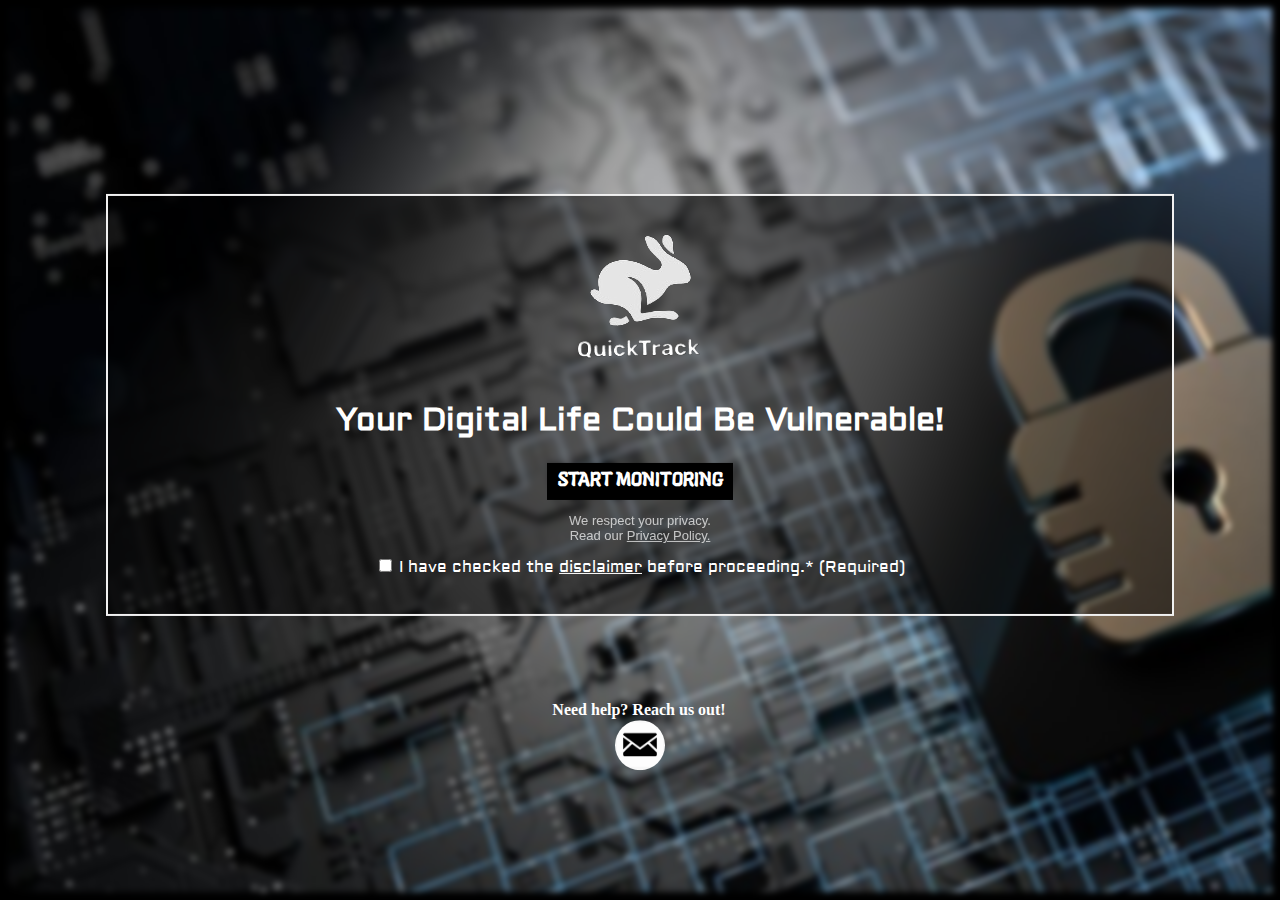
<file: frontend/index.html>
<html>
    <head>
        <title>QuickTrack | Home</title>
        <link rel="icon" type="image/x-icon" href="assets/faviconlogo.jpeg">
        <link rel="stylesheet" href="stylesheet.css">
        <!--Page body-->
        <link rel="preconnect" href="https://fonts.gstatic.com" crossorigin>
        <link href="https://fonts.googleapis.com/css2?family=Aldrich&display=swap" rel="stylesheet">
        <link rel="preconnect" href="https://fonts.googleapis.com">
        
        <!--Button-->
        <link rel="preconnect" href="https://fonts.googleapis.com">
        <link rel="preconnect" href="https://fonts.gstatic.com" crossorigin>
        <link href="https://fonts.googleapis.com/css2?family=Langar&display=swap" rel="stylesheet">
    </head>
    <body>
        <div class="bg-image">
        </div>
        <div class="bg-index">
            <img src="assets/logonikbrab.jpeg" alt="logo">
            <h1 class="ind-head">Your Digital Life Could Be Vulnerable!</h1>
            <form action="./monitor/">
           <button class="bt-index but">START MONITORING</button>
            <p class="privacy-policy-in-index">We respect your privacy.<br>
                Read our <a href="policy.html" target="_blank" class="ppol">Privacy Policy.</a>
            </p>
                <input class="disclaimer" type="checkbox" id="disclaimer"></input>
                <label class="disclaimer" for="disclaimer"> I have checked the <a href="disclaimer.html" class="dis-link">disclaimer</a> before proceeding.* (Required)</label><br>
            </form>
        </div>
        <div class="Email">
            <p class="help-need">Need help? Reach us out!</p>
            <a href="mailto:support@quicktrack.dev" target="_blank">
                <img src="./assets/email_logo.jpeg" alt="Contact Email" class="Email">
            </a>
        </div>

        <script>
            document.getElementById("disclaimer").required = true;
        </script>
    </body>
</html>
</file>
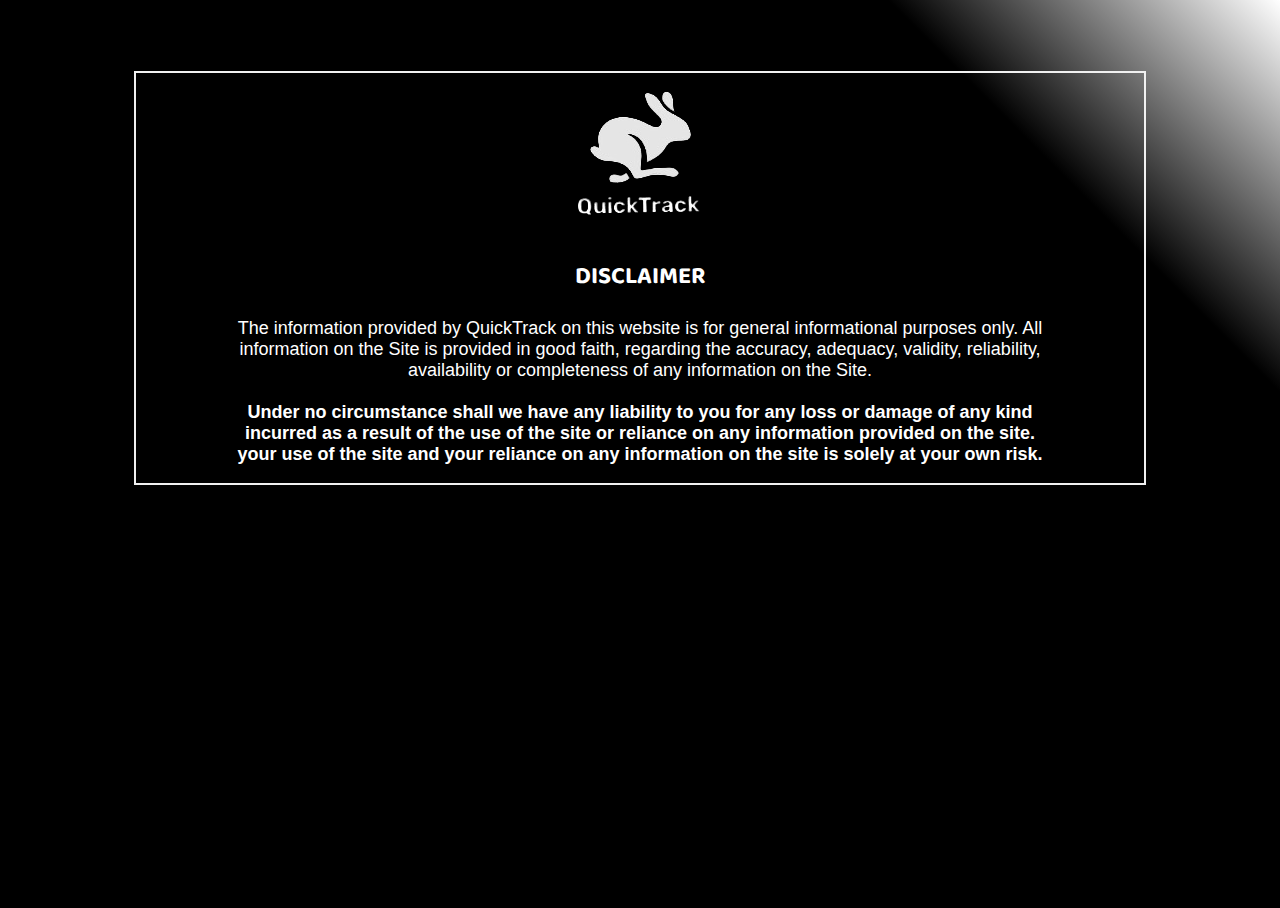
<file: frontend/disclaimer.html>
<html>
    <head>
        <title>QuickTrack | Disclaimer</title>
        <link rel="icon" type="image/x-icon" href="assets/faviconlogo.jpeg">
        <link rel="stylesheet" href="stylesheet.css">
        <link rel="preconnect" href="https://fonts.googleapis.com">
        <link rel="preconnect" href="https://fonts.googleapis.com">
        <link rel="preconnect" href="https://fonts.gstatic.com" crossorigin>
        <link href="https://fonts.googleapis.com/css2?family=Baloo+Paaji+2&display=swap" rel="stylesheet">
        <!-- <link rel="stylesheet" href="//use.fontawesome.com/releases/v5.0.7/css/all.css"> -->
    </head>
    <body class="dis-body">
        <!-- <div class="bg-image">
        </div> -->
        <div class="dis-container">
            
            <div class="dis">
                <a href="./">
                <img src="assets/logonikbrab.jpeg" alt="logo" class="dis-img">
                </a>
                <h2 class="dis-head">DISCLAIMER</h2>
                <!-- <h3>WEBSITE DISCLAIMER</h3> -->
                <p class="dis-p">The information provided by QuickTrack on this website is for general informational purposes only. All information on the Site is provided in good faith, regarding the accuracy, adequacy, validity, reliability, availability or completeness of any information on the Site.
                <br><br>
                <b>Under no circumstance shall we have any liability to you for any loss or damage of any kind incurred as a result of the use of the site or reliance on any information provided on the site. your use of the site and your reliance on any information on the site is solely at your own risk.</b></p>
            </div>
        </div>
    </body>
</html>
</file>
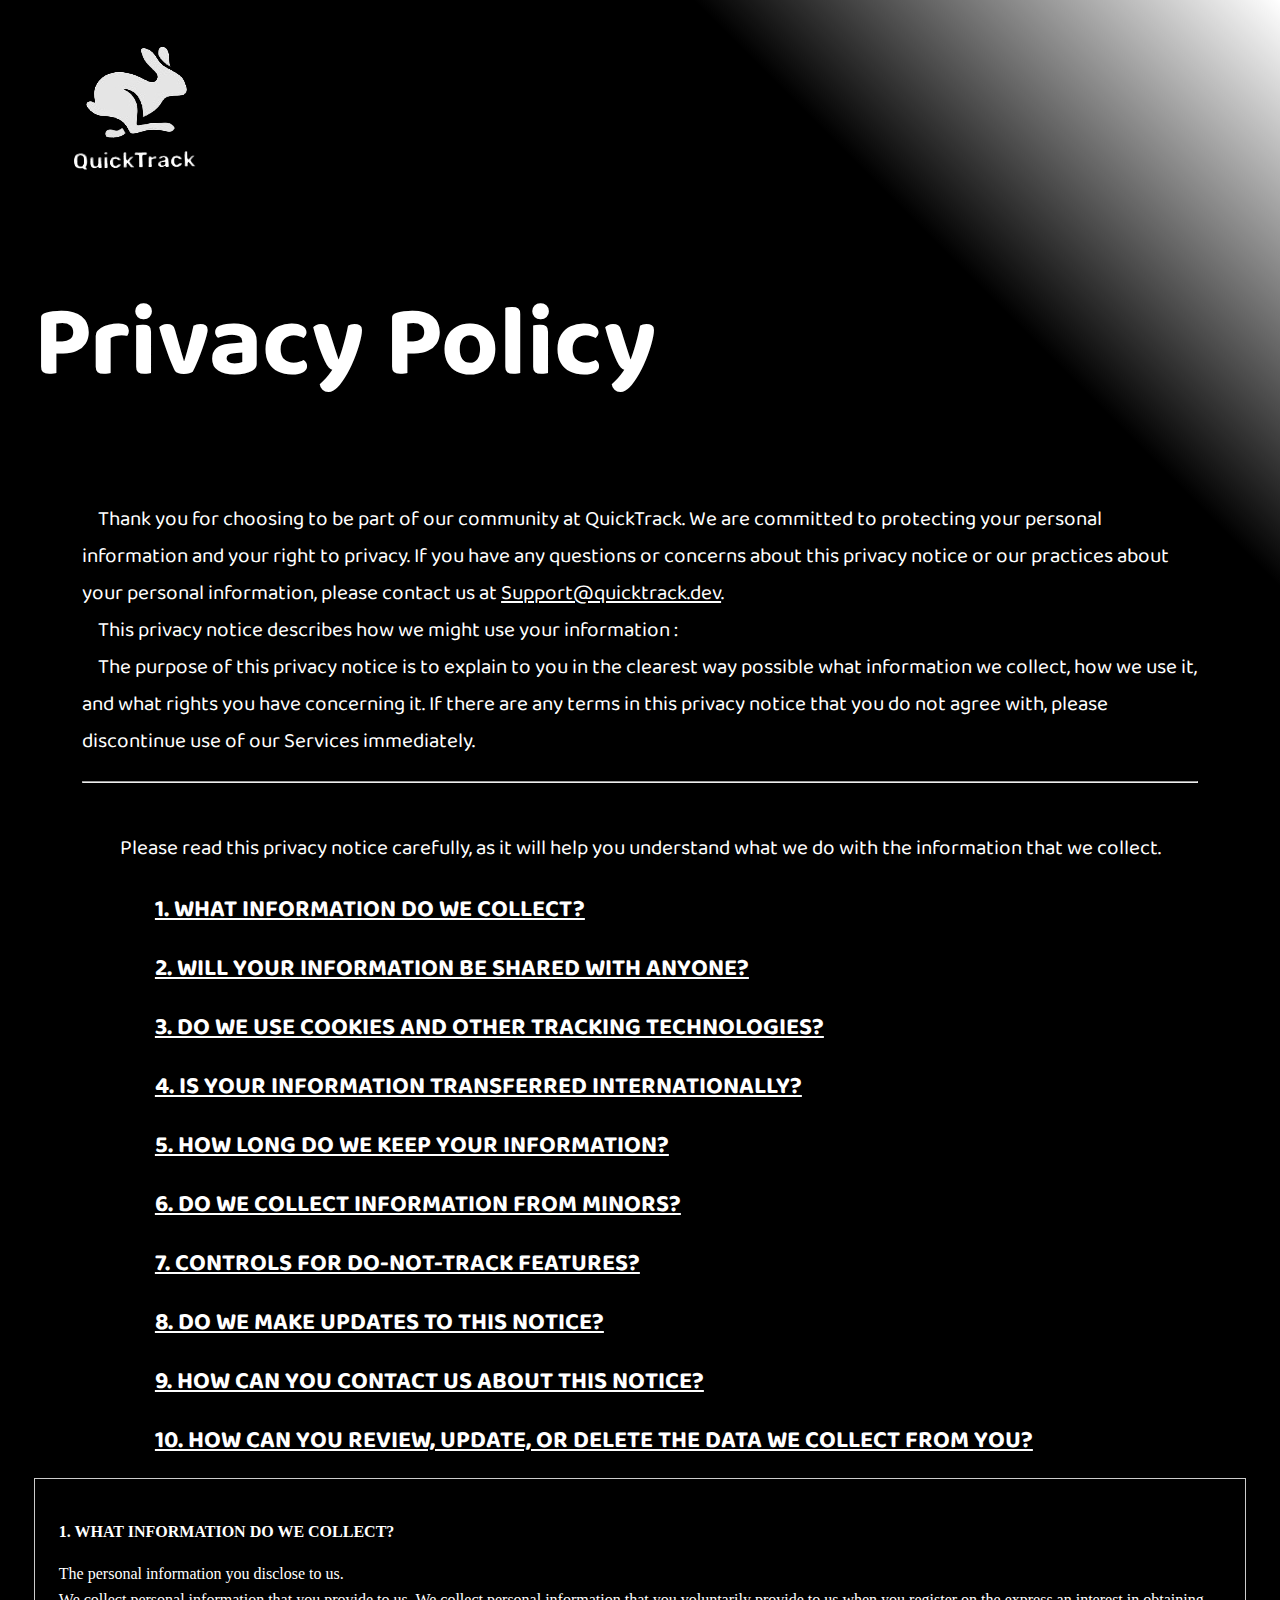
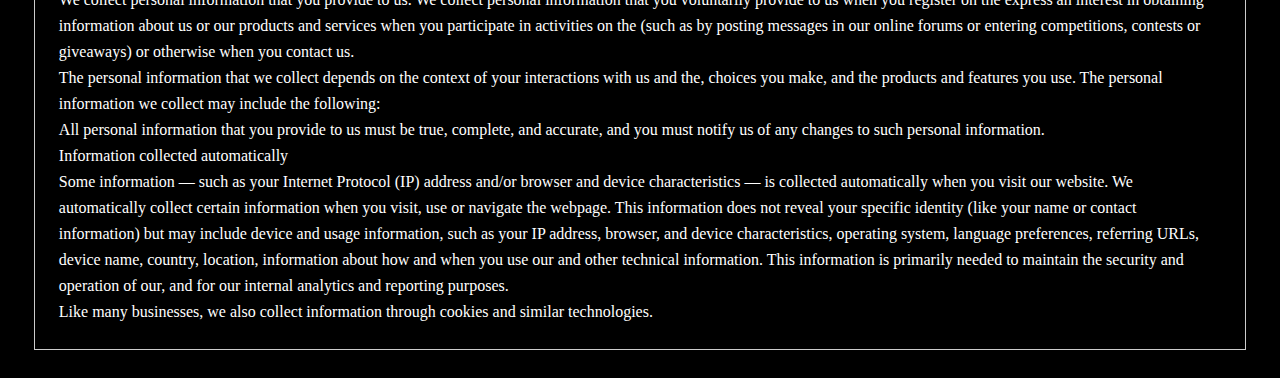
<file: frontend/policy.html>
<html>
    <head>
        <title>QuickTrack | Privacy Policy</title>
        <link rel="icon" type="image/x-icon" href="assets/faviconlogo.jpeg">
        <link rel="stylesheet" href="stylesheet.css">
        <link rel="preconnect" href="https://fonts.gstatic.com" crossorigin>
<link href="https://fonts.googleapis.com/css2?family=Baloo+Paaji+2&display=swap" rel="stylesheet">
    </head>
    <body class="privpolicy">
        <!-- <img src="./assets/final.gif" alt="logo" class="gf"> -->
        <a href="./">
        <img src="./assets/logonikbrab.jpeg" alt="logo" >
        </a>
        <h1 class="privacy">Privacy Policy</h1>
        <div class="policy">
            <p>&nbsp;&nbsp;&nbsp;&nbsp;Thank you for choosing to be part of our community at QuickTrack. We are committed to protecting your personal information and your right to privacy. If you have any questions or concerns about this privacy notice or our practices about your personal information, please contact us at <a href="mailto:support@quicktrack.dev" class="dis-link" target="_blank">Support@quicktrack.dev</a>.
            <br>&nbsp;&nbsp;&nbsp;&nbsp;This privacy notice describes how we might use your information :
            <!-- <br>&nbsp;&nbsp;&nbsp;&nbsp;In this privacy notice, if we refer to: -->
            <br>&nbsp;&nbsp;&nbsp;&nbsp;The purpose of this privacy notice is to explain to you in the clearest way possible what information we collect, how we use it, and what rights you have concerning it. If there are any terms in this privacy notice that you do not agree with, please discontinue use of our Services immediately.
            <hr>
            <br><center>Please read this privacy notice carefully, as it will help you understand what we do with the information that we collect.</center></p>
        </div>
        <div class="container">
            <p><a href="#section1" class="link-section">1. WHAT INFORMATION DO WE COLLECT? </a></p>
            <p><a href="#section2" class="link-section">2. WILL YOUR INFORMATION BE SHARED WITH ANYONE? </a></p>
            <p><a href="#section3" class="link-section">3. DO WE USE COOKIES AND OTHER TRACKING TECHNOLOGIES? </a></p>
            <p><a href="#section4" class="link-section">4. IS YOUR INFORMATION TRANSFERRED INTERNATIONALLY? </a></p>
            <p><a href="#section5" class="link-section">5. HOW LONG DO WE KEEP YOUR INFORMATION? </a></p>
            <p><a href="#section6" class="link-section">6. DO WE COLLECT INFORMATION FROM MINORS? </a></p>
            <p><a href="#section7" class="link-section">7. CONTROLS FOR DO-NOT-TRACK FEATURES? </a></p>
            <p><a href="#section8" class="link-section">8. DO WE MAKE UPDATES TO THIS NOTICE? </a></p>
            <p><a href="#section9" class="link-section">9. HOW CAN YOU CONTACT US ABOUT THIS NOTICE? </a></p>
            <p><a href="#section10" class="link-section">10. HOW CAN YOU REVIEW, UPDATE, OR DELETE THE DATA WE COLLECT FROM YOU? </a></p>
        </div>
        <div class="policybox">

            <p id="section1" class="Q">1. WHAT INFORMATION DO WE COLLECT?</p>

            <p class="Ans">The personal information you disclose to us.<br>
            We collect personal information that you provide to us. We collect personal information that you voluntarily provide to us when you register on the express an interest in obtaining information about us or our products and services when you participate in activities on the (such as by posting messages in our online forums or entering competitions, contests or giveaways) or otherwise when you contact us.<br>
            The personal information that we collect depends on the context of your interactions with us and the, choices you make, and the products and features you use. The personal information we collect may include the following:<br>
            All personal information that you provide to us must be true, complete, and accurate, and you must notify us of any changes to such personal information.<br>
            Information collected automatically<br>
            Some information — such as your Internet Protocol (IP) address and/or browser and device characteristics — is collected automatically when you visit our website.
            We automatically collect certain information when you visit, use or navigate the webpage. This information does not reveal your specific identity (like your name or contact information) but may include device and usage information, such as your IP address, browser, and device characteristics, operating system, language preferences, referring URLs, device name, country, location, information about how and when you use our and other technical information. This information is primarily needed to maintain the security and operation of our, and for our internal analytics and reporting purposes.<br>
            Like many businesses, we also collect information through cookies and similar technologies.</p>
            <br>

            <p class="Q" id="section2">2. WILL YOUR INFORMATION BE SHARED WITH ANYONE?</p>

            <p class="Ans"> We only share information with your consent, to comply with laws, to provide you with services, to protect your rights, or to fulfill business obligations.<br>
            We may process or share your data that we hold based on the following legal basis:<br>
            More specifically, we may need to process your data or share your personal information in the following situations:<br>
            Business Transfers -  We may share or transfer your information in connection with, or during negotiations of, any merger, sale of company assets, financing, or acquisition of all or a portion of our business to another company.<br>
            Affiliates -  We may share your information with our affiliates, in which case we will require those affiliates to honor this privacy notice. Affiliates include our parent company and any subsidiaries, joint venture partners, or other companies that we control or that are under common control with us.<br>
            Business Partners. We may share your information with our business partners to offer you certain products, services, or promotions.<br>
            Other Users -  When you share personal information or otherwise interact with public areas such personal information may be viewed by all users and may be publicly made available outside the in perpetuity. If you interact with other users of our and register for our through a social network (such as Facebook), your contacts on the social network will see your name, profile photo, and descriptions of your activity. Similarly, other users will be able to view descriptions of your activity, communicate with you within our, and view your profile.</p>
            <br>

            <p class="Q" id="section3">3. DO WE USE COOKIES AND OTHER TRACKING TECHNOLOGIES?</p>

            <p class="Ans"> We may use cookies and other tracking technologies to collect and store your information.<br>
            We may use cookies to access or store information. Our Cookie Notice sets out specific information about how we use such technologies and how you can refuse certain cookies.</p>
            <br>

            <p class="Q" id="section4">4. IS YOUR INFORMATION TRANSFERRED INTERNATIONALLY?</p>

            </p class="Ans">We may transfer, store, and process your information in countries other than your own.<br>
            Our servers are located in. If you are accessing our from outside, please be aware that your information may be transferred to, stored, and processed by us in our facilities and by those third parties with whom we may share your personal information (see "WILL YOUR INFORMATION BE SHARED WITH ANYONE?" above), in and other countries.<br>
            If you are a resident in the European Economic Area (EEA) or United Kingdom (UK), then these countries may not necessarily have data protection laws or other similar laws as comprehensive as those in your country. We will however take all necessary measures to protect your personal information under this privacy notice and applicable law.</p>
            <br>

            <p class="Q" id="section5">5. HOW LONG DO WE KEEP YOUR INFORMATION?</p>

            <p class="Ans">We keep your information for as long as necessary to fulfill the purposes outlined in this privacy notice unless otherwise required by law.<br>
            We will only keep your personal information for as long as it is necessary for the purposes set out in this privacy notice unless a longer retention period is required or permitted by law (such as tax, accounting, or other legal requirements). No purpose in this notice will require us to keep your personal information for longer than one day.<br>
            When we have no ongoing legitimate business need to process your personal information, we will either delete or anonymize such information or, if this is not possible (for example, because your personal information has been stored in backup archives), then we will securely store your personal information and isolate it from any further processing until deletion is possible.</p>
            <br>

            <p class="Q" id="section6">6. DO WE COLLECT INFORMATION FROM MINORS?</p>

            <p class="Ans"> We do not knowingly collect data from or market to children under 18 years of age.<br>
            We do not knowingly solicit data from or market to children under 18 years of age. By using the, you represent that you are at least 18 or that you are the parent or guardian of such a minor and consent to such minor dependent’s use of the. If we learn that personal information from users less than 18 years of age has been collected, we will deactivate the account and take reasonable measures to promptly delete such data from our records. If you become aware of any data we may have collected from children under age 18, please contact us at Support@quicktrack.dev.</p>
            <br>

            <p class="Q" id="section7">7. CONTROLS FOR DO-NOT-TRACK FEATURES</p>

            <p class="Ans">Most web browsers and some mobile operating systems and mobile applications include a Do-Not-Track ("DNT") feature or setting you can activate to signal your privacy preference not to have data about your online browsing activities monitored and collected. At this stage, no uniform technology standard for recognizing and implementing DNT signals has been finalized. As such, we do not currently respond to DNT browser signals or any other mechanism that automatically communicates your choice not to be tracked online. If a standard for online tracking is adopted that we must follow in the future, we will inform you about that practice in a revised version of this privacy notice. </p>
            <br>


            <p class="Q" id="section8">8. DO WE MAKE UPDATES TO THIS NOTICE?</p>

            <p class="Ans">Yes, we will update this notice as necessary to stay compliant with relevant laws.<br>
            We may update this privacy notice from time to time. The updated version will be indicated by an updated "Revised" date and the updated version will be effective as soon as it is accessible. If we make material changes to this privacy notice, we may notify you either by prominently posting a notice of such changes or by directly sending you a notification. We encourage you to review this privacy notice frequently to be informed of how we are protecting your information.</p>
            <br>

            <p class="Q" id="section9">9. HOW CAN YOU CONTACT US ABOUT THIS NOTICE?</p>

            <p class="Ans">If you have questions or comments about this notice, you may email us at Support@quicktrack.dev.</p>
            <br>

            <p class="Q" id="section10">10. HOW CAN YOU REVIEW, UPDATE, OR DELETE THE DATA WE COLLECT FROM YOU?</p>

            <p class="Ans">Based on the applicable laws of your country, you may have the right to request access to the personal information we collect from you, change that information, or delete it in some circumstances. To request to review, update, or delete your personal information, please submit a request form by clicking here.</p>
            <br>
        </div>
    </body>
</html>
</file>
<file: frontend/stylesheet.css>
body {
    background-color: black;
}

/* Index page */
.bg-image {
    background-image: url(../frontend/assets/nikback.jpg);
    filter: blur(0px);
    -webkit-filter: blur(3px);
    background-repeat: no-repeat;
    background-attachment: fixed;
    height: 100%;
    background-size: cover;
}

.bg-text {
    background-color: rgb(0,0,0); /* Fallback color */
    background-color: rgba(0,0,0, 0.5); /* Black w/opacity/see-through */
    color: white;
    border: 2px solid #f1f1f1;
    position: absolute;
    top: 50%;
    left: 50%;
    transform: translate(-50%, -50%);
    z-index: 3;
    width: 80%;
    padding: 20px;
    text-align: center;
}

.bg-index {
    background-color: rgb(0,0,0); /* Fallback color */
    background-color: rgba(0,0,0, 0.5); /* Black w/opacity/see-through */
    color: white;
    border: 2px solid #f1f1f1;
    position: absolute;
    top: 50%;
    left: 50%;
    transform: translate(-50%, -50%);
    z-index: 3;
    width: 80%;
    padding: 20px;
    text-align: center;
}

.but {
    font-family: 'Langar', cursive;
    font-weight: bold;
}

.ind-head {
    font-family: 'Aldrich', sans-serif;
}

.bt-index {
    width: auto;
    height:auto;
    background-color: black;
    color: white;
    padding: 0.5% 1%;
    border: none;
    font-size: 120%;
    cursor: pointer;
    transition-duration: 0.4s;
}

button:hover {
    background-color: #e7e7e7;
    color: black;
    box-shadow: 0 12px 16px 0 rgba(0,0,0,0.24), 0 17px 50px 0 rgba(0,0,0,0.19);
}

.privacy-policy-in-index {
    font-family: Arial, Helvetica, sans-serif;
    font-size: small;
    opacity: 0.7;
}

.disclaimer {
    font-family: 'Aldrich', sans-serif;
}

.ppol {
    text-decoration: underline;
    color: white;
}

h1 {
    padding-top: -20px;
}

.Email {
    border-radius: 50%;
    position: absolute;
    top: 70%;
    left: 50%;
    transform: translate(-50%, 4%);
    z-index: 2;
    padding: 20px;
    text-align: center;
    width: 50px;
    height: 50px;
}


.help-need {
    font-family:Cambria, Cochin, Georgia, Times, 'Times New Roman', serif;
    color: white;
    width: 200px;
    transform: translate(-40%, 20%);
    font-weight: bold;
    padding: 20px;
}


/* policy.html */
.privpolicy {
    padding: 20px 2%;
    color: white;
    background-color: black;
    background-image: linear-gradient(225deg, white 0%, black 18%);
    font-family: 'Baloo Paaji 2', cursive;
}

.privacy {
    font-size: 100px;
    
}

.policy {
    font-size: 130%;
    padding: 0 4%;
}

.container {
    padding: 0 10%;
}

.link-section {
    font-weight: bold;
    font-size: 150%;
    color: white;
}

.policybox {
    padding: 2%;
    height:50%;
    width:auto;
    border:1px solid #ccc;
    font:16px/26px Georgia, Garamond, Serif;
    overflow:auto;
}

.Q {
    font-weight: bold;
    font-size: 100%;
}


.Ans {
    font-size: 100%;
}


/* Disclaimer Page  */
.dis-body {
    background-color: black;
    background-image: linear-gradient(225deg, white 0%, black 18%);
    position: absolute;
    background-repeat: no-repeat;
    background-attachment: fixed;
    height: 100%;
    background-size: cover;

}
.dis-container {
    font-family: 'Baloo Paaji 2', cursive;
    width: auto;
    padding: 10% 10%;
    color: white; 
}
.dis {
    text-align: center;
    color: white;
    border: 2px solid #f1f1f1;
}
.dis-img {
    position: center;
}
.dis-head {
    text-align: center;
}
.dis-p {
    font-family: Arial, Helvetica, sans-serif;
    padding: 0 10%;
    font-size: large;
}
.dis-link {
    color: white;
}


/* monitor page  */
.webtitle {
    font-family: 'Aldrich', sans-serif;
}

input[type=email] {
    color: black;
    width: 200px;
    padding: 10px 18px;
    margin: 6px 0;
    box-sizing: border-box;
    border: none;
    box-shadow: 0 8px 16px 0 rgba(0,0,0,0.2), 0 6px 20px 0 rgba(0,0,0,0.19); 
}

input[type=text] {
    width: 200px;
    color:black;
    padding: 10px 18px;
    margin: 6px 0;
    box-sizing: border-box;
    border-color: none;
    border: none;
    box-shadow: 0 8px 16px 0 rgba(0,0,0,0.2), 0 6px 20px 0 rgba(0,0,0,0.19);
}

input[type=submit] {
    width: auto;
    height:auto;
    background-color: black;
    color: white;
    padding: 0.5% 1%;
    border: none;
    font-size: 135%;
    cursor: pointer;
    transition-duration: 0.4s;
}

input:hover {
    background-color: #e7e7e7;
    color: black;
    border: none;
    box-shadow: 0 12px 16px 0 rgba(0,0,0,0.24), 0 17px 50px 0 rgba(0,0,0,0.19);
}
.or {
    font-family: 'Aldrich', sans-serif;
}

.bt-monitor {
    height:auto;
    width: auto;
    background-color: black;
    color: white;
    padding: 0.5% 1%;
    border: none;
    font-size: 135%;
    cursor: pointer;
    transition-duration: 0.4s;
}

.alert {
    padding: 1% 2%;
    margin: 0.5% 2%;
    font-family: Arial, Helvetica, sans-serif;
}

/* MonitorMe Page */
@media (min-width:1024px) {
    .bg-index {
        top: 45%;
    }
    .bg-text {
        top: 55%;
    }
    /* Disclaimer */
    .dis-container {
        padding: 5% 10%;
        margin: auto;
        width: auto;
        color: white; 
    }
}

@media (min-width: 769px) and (max-width: 992px) {
   /* index page  */
    img {
        width: 250px;
        height: 200px;
    }

    h1 {
        font-size: 42px;
    }

    .bt-index {
        width: auto;
        font-size: 25px;
        background-color: #c0c0c0;
        color: black;
    }

    button:hover {
        background-color: black;
        color: white;
    }

    .privacy-policy-in-index {
        font-size: 15px;
        
    }

    .disclaimer {
        font-size: 20px;
    }

    .Email {
        top: 77%;
        left: 50%;
        transform: translate(-50%, 0%);
    }

    .help-need {
        transform: translate(-40%, 14%);
    }

    .link-section {
        font-weight: bold;
        font-size: 180%;
        color: white;
    }



    /* Monitor page  */
    .webtitle {
        font-size: 50px;
    }
    input[type=email] {
        width: auto;
        font-size: 20px;
    }
    
    input[type=text] {
        width: auto;
        font-size: 20px;
    }
    
    input[type=submit] {
        width: auto;
        font-size: 30px;
        background-color: #c0c0c0; /* Silver */
        color: black;
    }

    input:hover {
        background-color: black;
        color: white;
    }
    
    .bt-monitor {
        width: auto;
        font-size: 30px;
        background-color: #c0c0c0; /* Silver */
        color: black;
    }
    h4 {
        font-size: 22px;
    }

    /* MonitorMe Page */
    .alert {
        font-size: 150%;
    }
  }
   
@media (max-width: 768px) {
    /* index page  */
    img {
        width: 300px;
        height: 250px;
    }

    h1 {
        font-size: 700px;
    }
  
    .bt-index {
        width: auto;
        font-size: 35px;
        background-color: #c0c0c0; /* Silver */
        color: black;
    }

    button:hover {
        background-color: black;
        color: white;
    }

    .privacy-policy-in-index {
        font-size: 50px;    
    }

    .disclaimer {
        font-size: 25px;
    }  

    .Email {
        top: 70%;
        left: 50%;
        transform: translate(-50%, -10%);
    }

    .help-need {
        top: 80%;
        transform: translate(-40%, 4%);
    }

    p {
        font-size: 22px;
    }

    /* Privacy Policy Page  */
    .e-link {
        color: white;
    }
    .link-section {
        font-weight: bold;
        font-size: 180%;
        color: white;
        padding-top: 2%;
    }

    /* Monitor page  */
    .webtitle {
        font-size: 40px;
    }
    input[type=email] {
        width: 330px;
        font-size: 25px;
    }
    
    input[type=text] {
        width: 330px;
        font-size: 25px;
    }
    
    input[type=submit] {
        font-size: 35px;
    }
    
    .bt-monitor {
        font-size: 35px;
    }
    h4 {
        font-size: 25px;
    }    
  }
</file>
